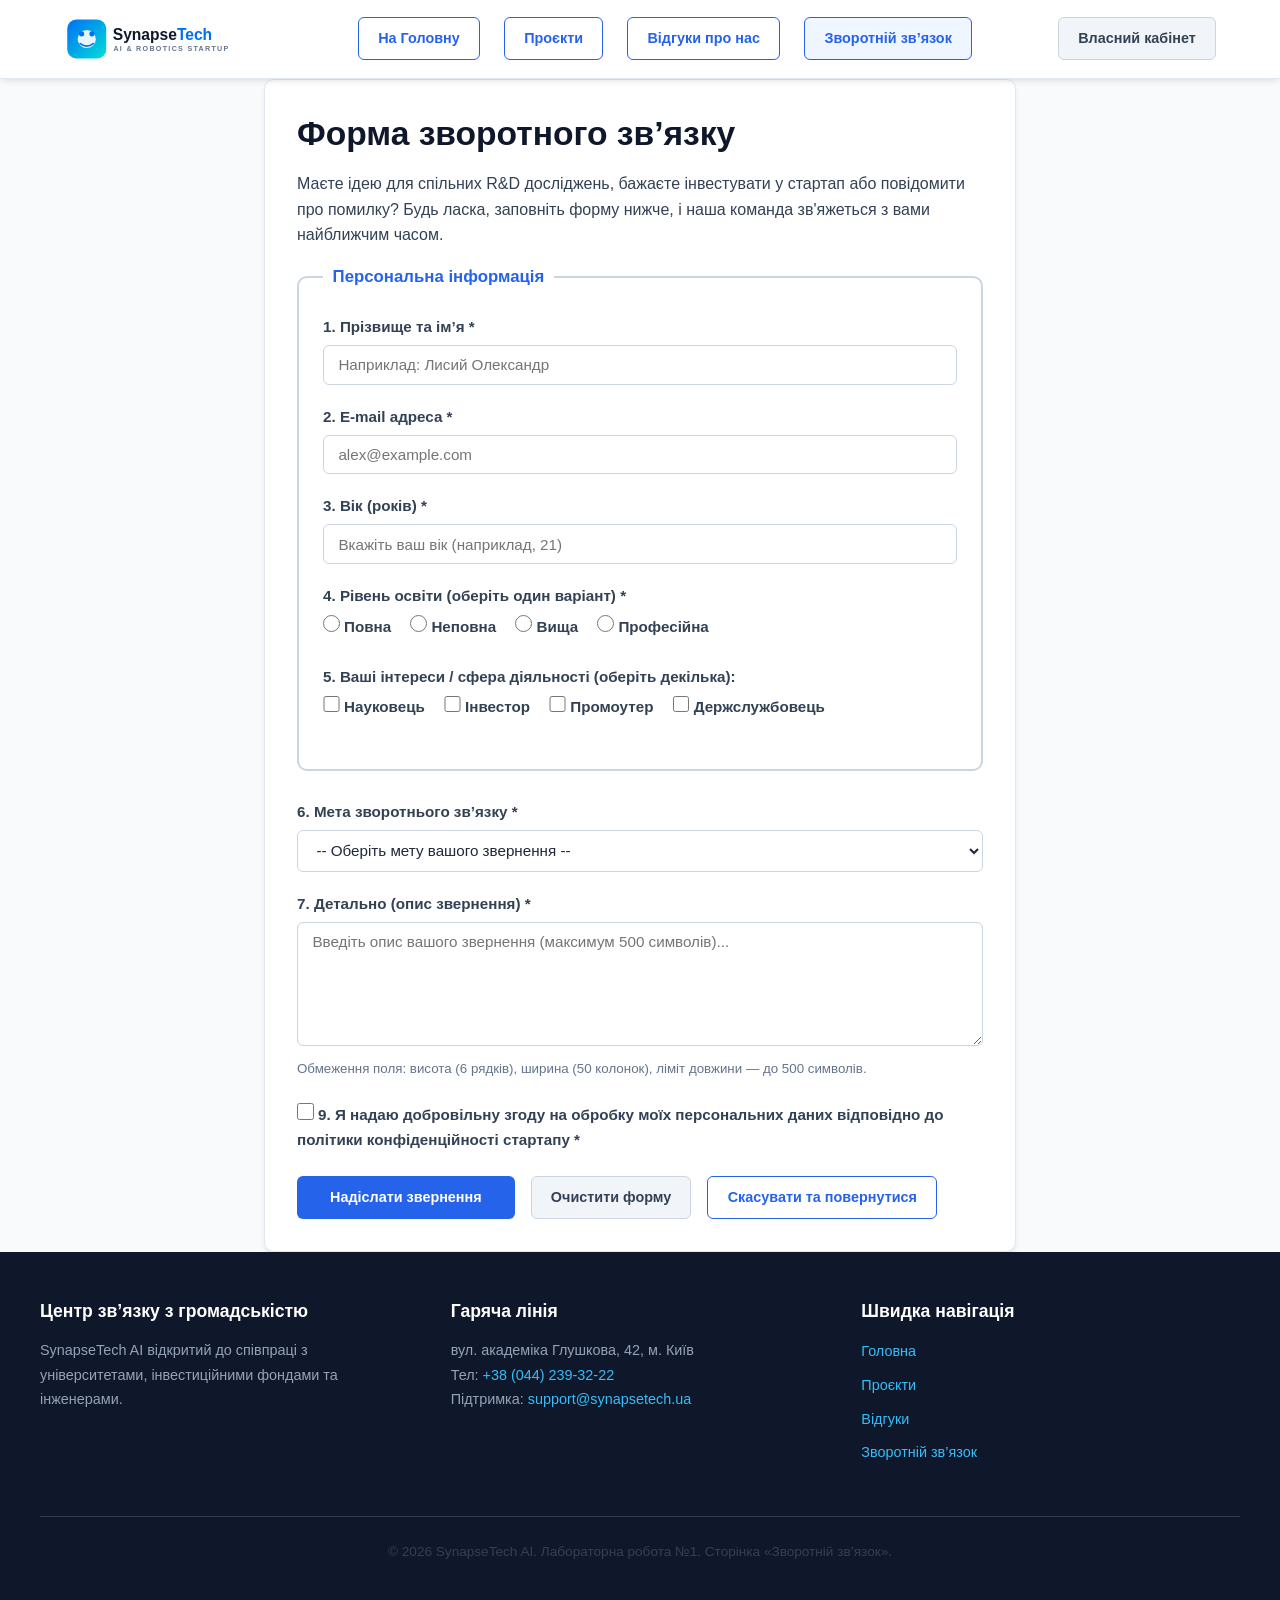
<file: feedback.html>
﻿<!DOCTYPE html>
<html lang="uk">
<head>
  <meta charset="UTF-8">
  <meta name="viewport" content="width=device-width, initial-scale=1.0">
  <meta name="description" content="Форма зворотного зв'язку стартапу SynapseTech AI">
  <title>Зворотній зв’язок — SynapseTech AI</title>
  <link rel="stylesheet" href="css/style.css">
</head>
<body>

  <!-- ХЕДЕР З НАЗВОЮ ТА ЛОГОТИПОМ -->
  <header>
    <div class="header-container">
      <a href="index.html" class="logo-link">
        <img src="img/logo.svg" alt="SynapseTech AI Логотип" class="logo-img">
      </a>
      <nav>
        <a href="index.html" class="btn btn-outline">На Головну</a>
        <a href="projects.html" class="btn btn-outline">Проєкти</a>
        <a href="reviews.html" class="btn btn-outline">Відгуки про нас</a>
        <a href="feedback.html" class="btn btn-outline active">Зворотній зв’язок</a>
      </nav>
      <div class="header-auth-buttons">
        <a href="index.html#cabinet-modal" class="btn btn-secondary">Власний кабінет</a>
      </div>
    </div>
  </header>

  <div class="container form-container">
    <main>
      <section>
        <h1>Форма зворотного зв’язку</h1>
        <p>
          Маєте ідею для спільних R&amp;D досліджень, бажаєте інвестувати у стартап або повідомити про помилку? 
          Будь ласка, заповніть форму нижче, і наша команда зв'яжеться з вами найближчим часом.
        </p>

        <!-- ФОРМА ЗВОРОТНОГО ЗВ'ЯЗКУ ЗГІДНО ВСІХ ВИМОГ ВАРІАНТУ 2 -->
        <form action="#" method="post" autocomplete="on">

          <!-- ВИМОГА 10: Поля 1, 2, 3, 4 та 5 згруповані, обведені рамкою з легендою «Персональна інформація» -->
          <fieldset>
            <legend>Персональна інформація</legend>

            <!-- 1. Прізвище та ім'я -->
            <div class="form-group">
              <label for="fullname">1. Прізвище та ім’я *</label>
              <input type="text" id="fullname" name="fullname" required placeholder="Наприклад: Лисий Олександр" autocomplete="name">
            </div>

            <!-- 2. E-mail -->
            <div class="form-group">
              <label for="user-email">2. E-mail адреса *</label>
              <input type="email" id="user-email" name="user_email" required placeholder="alex@example.com" autocomplete="email">
            </div>

            <!-- 3. Вік -->
            <div class="form-group">
              <label for="user-age">3. Вік (років) *</label>
              <input type="number" id="user-age" name="user_age" min="16" max="110" placeholder="Вкажіть ваш вік (наприклад, 21)" required>
            </div>

            <!-- 4. Освіта (вибрати одну з переліку: повна, неповна, вища, професійна) -->
            <div class="form-group">
              <label>4. Рівень освіти (оберіть один варіант) *</label>
              <div class="radio-group">
                <label class="radio-item">
                  <input type="radio" name="education" value="повна" required> Повна
                </label>
                <label class="radio-item">
                  <input type="radio" name="education" value="неповна"> Неповна
                </label>
                <label class="radio-item">
                  <input type="radio" name="education" value="вища"> Вища
                </label>
                <label class="radio-item">
                  <input type="radio" name="education" value="професійна"> Професійна
                </label>
              </div>
            </div>

            <!-- 5. Інтереси (вибрати декілька з переліку: науковець, інвестор, промоутер, держслужбовець) -->
            <div class="form-group">
              <label>5. Ваші інтереси / сфера діяльності (оберіть декілька):</label>
              <div class="checkbox-group">
                <label class="checkbox-item">
                  <input type="checkbox" name="interests[]" value="науковець"> Науковець
                </label>
                <label class="checkbox-item">
                  <input type="checkbox" name="interests[]" value="інвестор"> Інвестор
                </label>
                <label class="checkbox-item">
                  <input type="checkbox" name="interests[]" value="промоутер"> Промоутер
                </label>
                <label class="checkbox-item">
                  <input type="checkbox" name="interests[]" value="держслужбовець"> Держслужбовець
                </label>
              </div>
            </div>

          </fieldset>

          <!-- 6. Випадаючий список «Мета зворотнього зв’язку» -->
          <div class="form-group">
            <label for="feedback-purpose">6. Мета зворотнього зв’язку *</label>
            <select id="feedback-purpose" name="feedback_purpose" required>
              <option value="" disabled selected>-- Оберіть мету вашого звернення --</option>
              <option value="співпраця">Співпраця</option>
              <option value="скарга на порушення права власності">Скарга на порушення права власності</option>
              <option value="пропозиція">Пропозиція</option>
              <option value="наявність помилки">Наявність помилки</option>
            </select>
          </div>

          <!-- 7. Текст у поле «Детально» з обмеженням на висоту, ширину і кількість символів -->
          <div class="form-group">
            <label for="feedback-details">7. Детально (опис звернення) *</label>
            <textarea 
              id="feedback-details" 
              name="feedback_details" 
              rows="6" 
              cols="50" 
              maxlength="500" 
              required 
              placeholder="Введіть опис вашого звернення (максимум 500 символів)..."
            ></textarea>
            <small style="color:#64748b; display:block; margin-top:0.25rem;">
              Обмеження поля: висота (6 рядків), ширина (50 колонок), ліміт довжини — до 500 символів.
            </small>
          </div>

          <!-- 9. Поле зі згодою на обробку інформації -->
          <div class="form-group" style="margin-top:1.5rem;">
            <label class="checkbox-item">
              <input type="checkbox" id="user-consent" name="user_consent" required>
              <strong>9. Я надаю добровільну згоду на обробку моїх персональних даних відповідно до політики конфіденційності стартапу *</strong>
            </label>
          </div>

          <!-- 8. Кнопки з відправленням користувачем наданої у п.1-7 інформації -->
          <div class="form-actions">
            <button type="submit" class="btn btn-primary" style="padding: 0.75rem 2rem;">Надіслати звернення</button>
            <button type="reset" class="btn btn-secondary">Очистити форму</button>
            <a href="index.html" class="btn btn-outline">Скасувати та повернутися</a>
          </div>

        </form>
      </section>
    </main>
  </div>

  <!-- ФУТЕР З АДРЕСОЮ ТА КОНТАКТАМИ -->
  <footer>
    <div class="footer-container">
      <div class="footer-col">
        <h4>Центр зв’язку з громадськістю</h4>
        <p>SynapseTech AI відкритий до співпраці з університетами, інвестиційними фондами та інженерами.</p>
      </div>
      <div class="footer-col">
        <h4>Гаряча лінія</h4>
        <address>
          вул. академіка Глушкова, 42, м. Київ<br>
          Тел: <a href="tel:+380442393222">+38 (044) 239-32-22</a><br>
          Підтримка: <a href="mailto:support@synapsetech.ua">support@synapsetech.ua</a>
        </address>
      </div>
      <div class="footer-col">
        <h4>Швидка навігація</h4>
        <ul>
          <li><a href="index.html">Головна</a></li>
          <li><a href="projects.html">Проєкти</a></li>
          <li><a href="reviews.html">Відгуки</a></li>
          <li><a href="feedback.html">Зворотній зв’язок</a></li>
        </ul>
      </div>
    </div>
    <div class="footer-bottom">
      <p>&copy; 2026 SynapseTech AI. Лабораторна робота №1. Сторінка «Зворотній зв’язок».</p>
    </div>
  </footer>

</body>
</html>
</file>
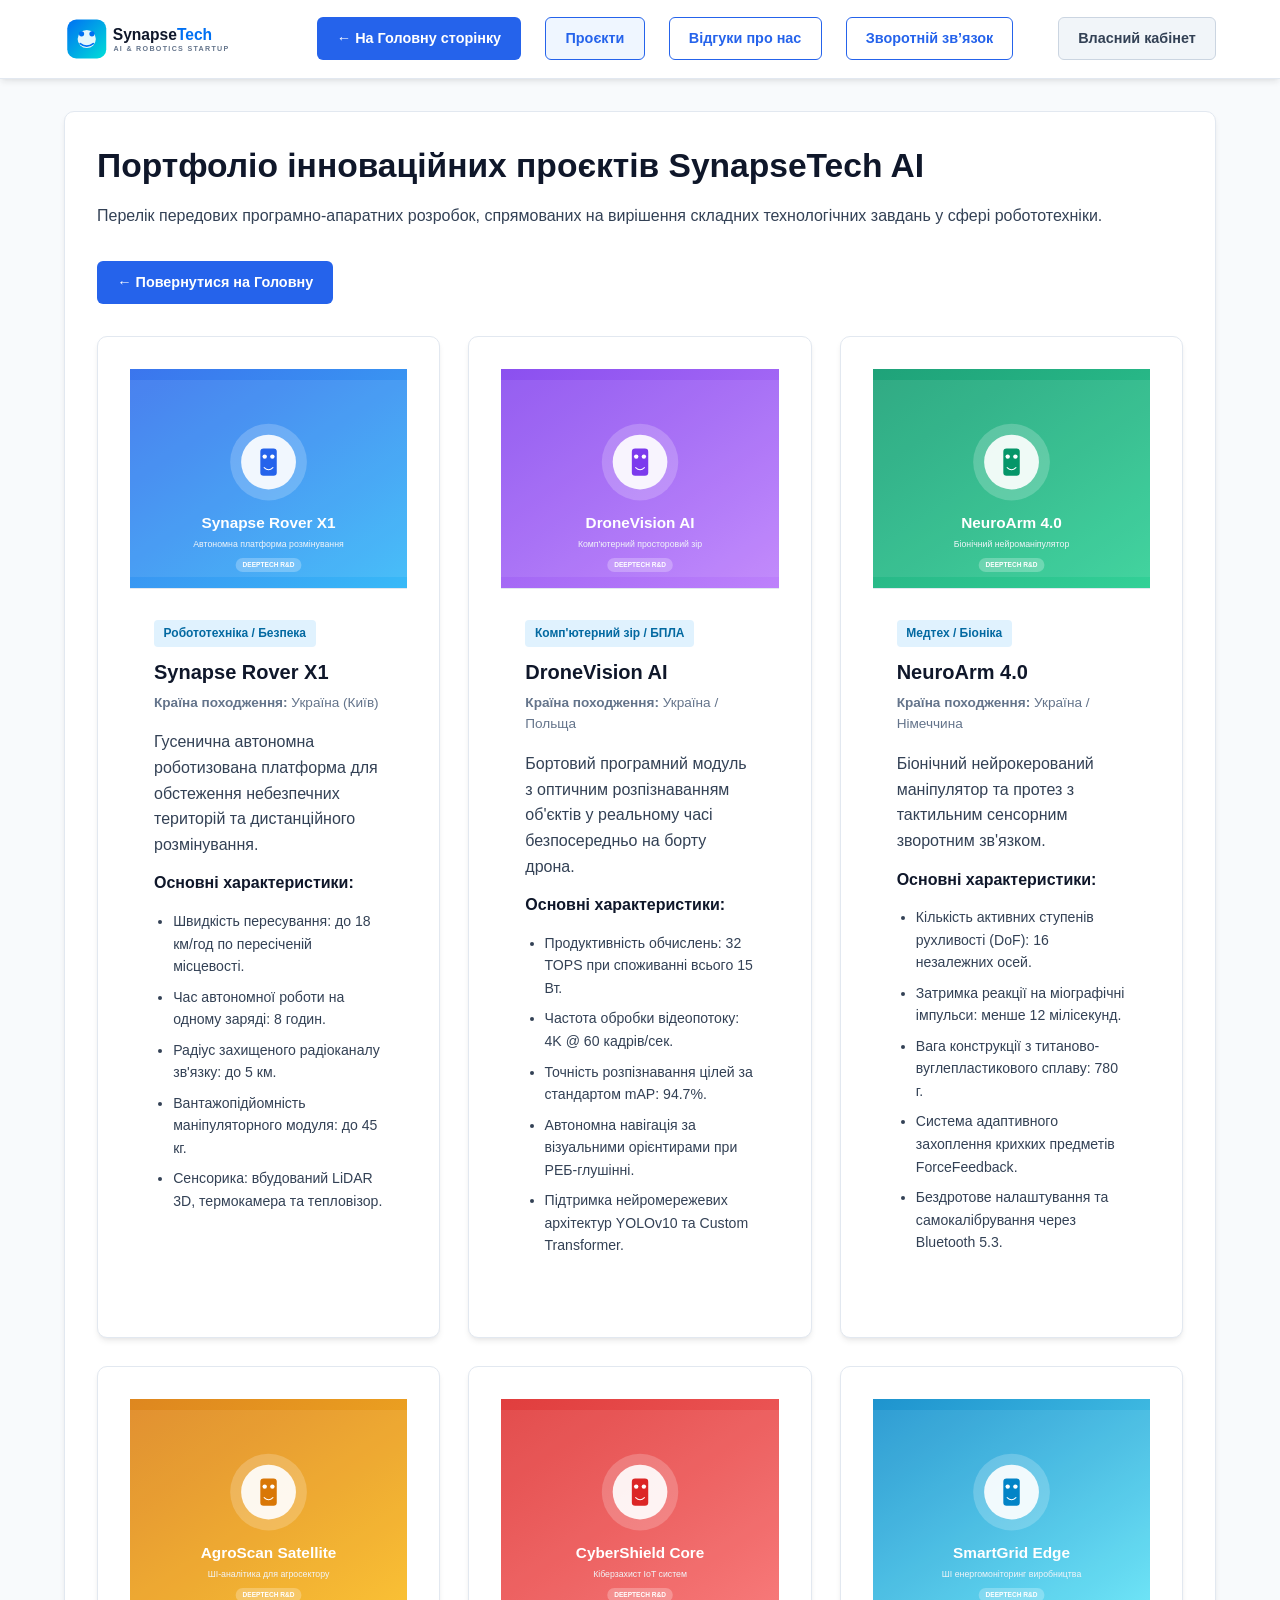
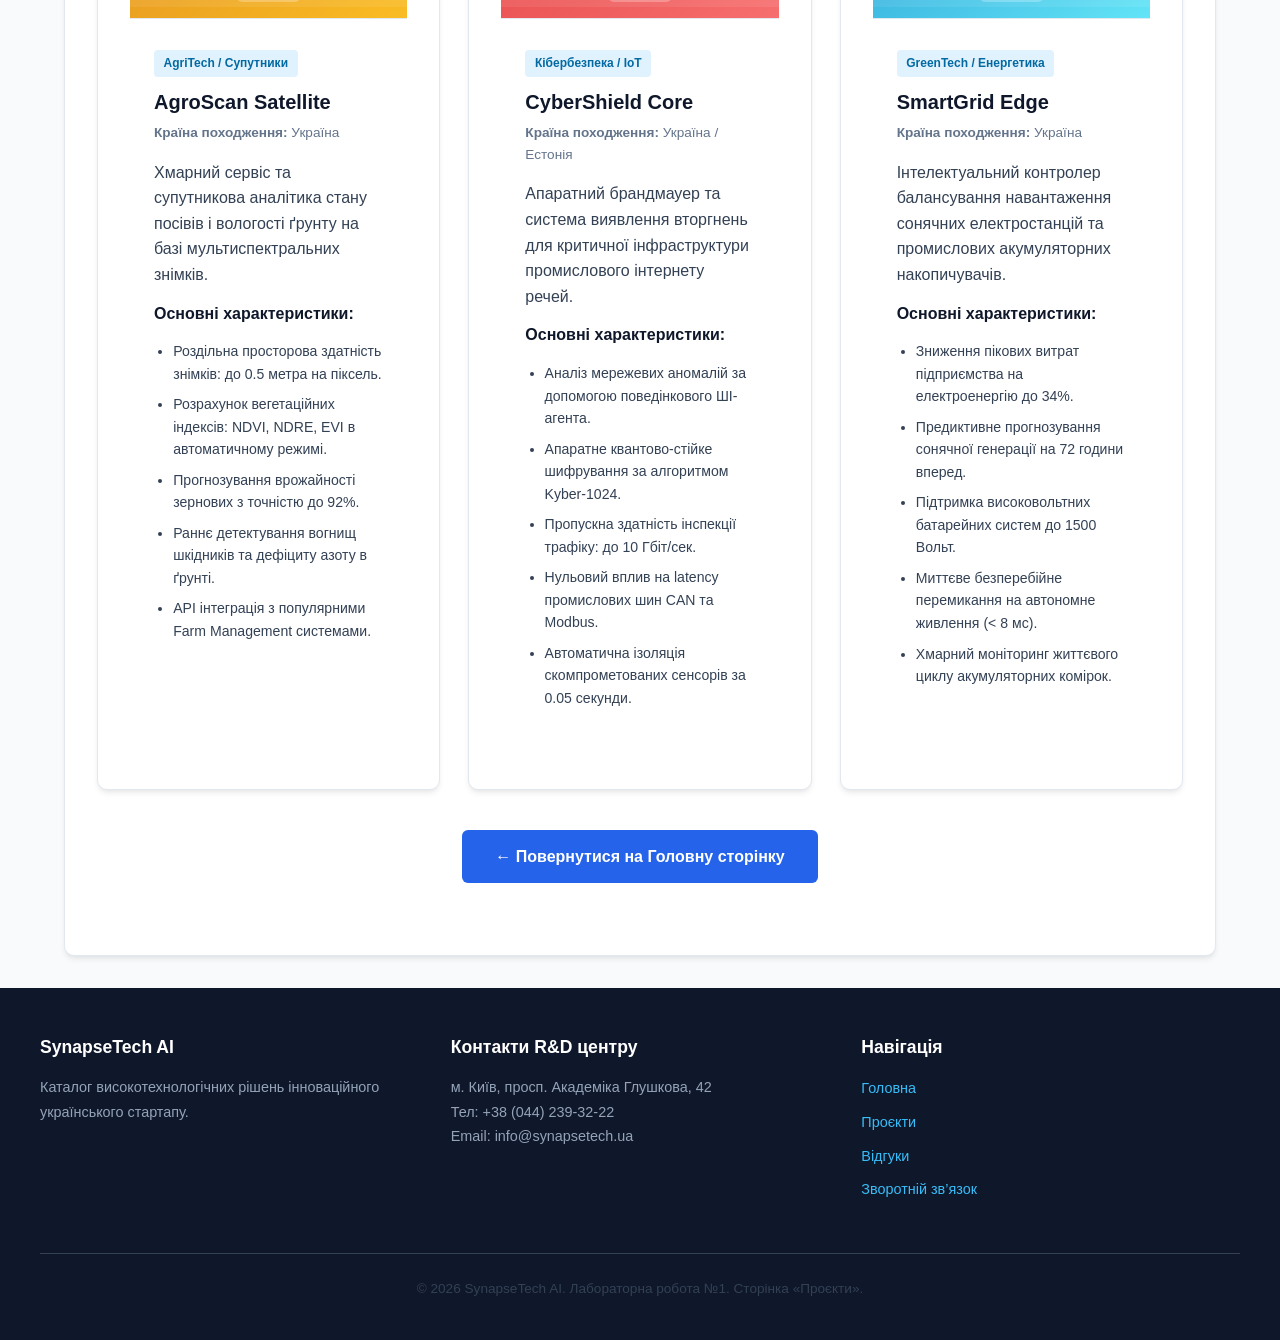
<file: projects.html>
﻿<!DOCTYPE html>
<html lang="uk">
<head>
  <meta charset="UTF-8">
  <meta name="viewport" content="width=device-width, initial-scale=1.0">
  <meta name="description" content="Каталог інноваційних R&D проєктів DeepTech стартапу SynapseTech AI">
  <title>Проєкти — SynapseTech AI</title>
  <link rel="stylesheet" href="css/style.css">
</head>
<body>

  <!-- ХЕДЕР З НАЗВОЮ ТА ЛОГОТИПОМ СТАРТАПУ -->
  <header>
    <div class="header-container">
      <a href="index.html" class="logo-link">
        <img src="img/logo.svg" alt="SynapseTech AI Логотип" class="logo-img">
      </a>
      <nav>
        <a href="index.html" class="btn btn-primary">&larr; На Головну сторінку</a>
        <a href="projects.html" class="btn btn-outline active">Проєкти</a>
        <a href="reviews.html" class="btn btn-outline">Відгуки про нас</a>
        <a href="feedback.html" class="btn btn-outline">Зворотній зв’язок</a>
      </nav>
      <div class="header-auth-buttons">
        <a href="index.html#cabinet-modal" class="btn btn-secondary">Власний кабінет</a>
      </div>
    </div>
  </header>

  <div class="container">
    <main>
      <section>
        <div style="display:flex; justify-content:space-between; align-items:center; flex-wrap:wrap; gap:1rem;">
          <div>
            <h1>Портфоліо інноваційних проєктів SynapseTech AI</h1>
            <p>
              Перелік передових програмно-апаратних розробок, спрямованих на вирішення складних технологічних завдань у сфері робототехніки.
            </p>
          </div>
          <!-- Кнопка для повернення на головну згідно вимоги -->
          <a href="index.html" class="btn btn-primary" style="align-self:flex-start;">&larr; Повернутися на Головну</a>
        </div>

        <!-- СПИСОК ПРОЄКТІВ (ДО 10 ШТУК З УСІМА ВИМОГАМИ) -->
        <div class="projects-grid">

          <!-- Проєкт 1 -->
          <article class="project-card">
            <figure>
              <img src="img/project1.svg" alt="Synapse Rover X1 - платформа розмінування">
            </figure>
            <div class="project-body">
              <span class="project-badge">Робототехніка / Безпека</span>
              <h3>Synapse Rover X1</h3>
              <p class="project-country"><strong>Країна походження:</strong> Україна (Київ)</p>
              <p>Гусенична автономна роботизована платформа для обстеження небезпечних територій та дистанційного розмінування.</p>
              <h4>Основні характеристики:</h4>
              <ul class="project-features">
                <li>Швидкість пересування: до 18 км/год по пересіченій місцевості.</li>
                <li>Час автономної роботи на одному заряді: 8 годин.</li>
                <li>Радіус захищеного радіоканалу зв'язку: до 5 км.</li>
                <li>Вантажопідйомність маніпуляторного модуля: до 45 кг.</li>
                <li>Сенсорика: вбудований LiDAR 3D, термокамера та тепловізор.</li>
              </ul>
            </div>
          </article>

          <!-- Проєкт 2 -->
          <article class="project-card">
            <figure>
              <img src="img/project2.svg" alt="DroneVision AI комп'ютерний зір">
            </figure>
            <div class="project-body">
              <span class="project-badge">Комп'ютерний зір / БПЛА</span>
              <h3>DroneVision AI</h3>
              <p class="project-country"><strong>Країна походження:</strong> Україна / Польща</p>
              <p>Бортовий програмний модуль з оптичним розпізнаванням об'єктів у реальному часі безпосередньо на борту дрона.</p>
              <h4>Основні характеристики:</h4>
              <ul class="project-features">
                <li>Продуктивність обчислень: 32 TOPS при споживанні всього 15 Вт.</li>
                <li>Частота обробки відеопотоку: 4K @ 60 кадрів/сек.</li>
                <li>Точність розпізнавання цілей за стандартом mAP: 94.7%.</li>
                <li>Автономна навігація за візуальними орієнтирами при РЕБ-глушінні.</li>
                <li>Підтримка нейромережевих архітектур YOLOv10 та Custom Transformer.</li>
              </ul>
            </div>
          </article>

          <!-- Проєкт 3 -->
          <article class="project-card">
            <figure>
              <img src="img/project3.svg" alt="NeuroArm 4.0 маніпулятор">
            </figure>
            <div class="project-body">
              <span class="project-badge">Медтех / Біоніка</span>
              <h3>NeuroArm 4.0</h3>
              <p class="project-country"><strong>Країна походження:</strong> Україна / Німеччина</p>
              <p>Біонічний нейрокерований маніпулятор та протез з тактильним сенсорним зворотним зв'язком.</p>
              <h4>Основні характеристики:</h4>
              <ul class="project-features">
                <li>Кількість активних ступенів рухливості (DoF): 16 незалежних осей.</li>
                <li>Затримка реакції на міографічні імпульси: менше 12 мілісекунд.</li>
                <li>Вага конструкції з титаново-вуглепластикового сплаву: 780 г.</li>
                <li>Система адаптивного захоплення крихких предметів ForceFeedback.</li>
                <li>Бездротове налаштування та самокалібрування через Bluetooth 5.3.</li>
              </ul>
            </div>
          </article>

          <!-- Проєкт 4 -->
          <article class="project-card">
            <figure>
              <img src="img/project4.svg" alt="AgroScan Satellite аналітика">
            </figure>
            <div class="project-body">
              <span class="project-badge">AgriTech / Супутники</span>
              <h3>AgroScan Satellite</h3>
              <p class="project-country"><strong>Країна походження:</strong> Україна</p>
              <p>Хмарний сервіс та супутникова аналітика стану посівів і вологості ґрунту на базі мультиспектральних знімків.</p>
              <h4>Основні характеристики:</h4>
              <ul class="project-features">
                <li>Роздільна просторова здатність знімків: до 0.5 метра на піксель.</li>
                <li>Розрахунок вегетаційних індексів: NDVI, NDRE, EVI в автоматичному режимі.</li>
                <li>Прогнозування врожайності зернових з точністю до 92%.</li>
                <li>Раннє детектування вогнищ шкідників та дефіциту азоту в ґрунті.</li>
                <li>API інтеграція з популярними Farm Management системами.</li>
              </ul>
            </div>
          </article>

          <!-- Проєкт 5 -->
          <article class="project-card">
            <figure>
              <img src="img/project5.svg" alt="CyberShield Core кібербезпека">
            </figure>
            <div class="project-body">
              <span class="project-badge">Кібербезпека / IoT</span>
              <h3>CyberShield Core</h3>
              <p class="project-country"><strong>Країна походження:</strong> Україна / Естонія</p>
              <p>Апаратний брандмауер та система виявлення вторгнень для критичної інфраструктури промислового інтернету речей.</p>
              <h4>Основні характеристики:</h4>
              <ul class="project-features">
                <li>Аналіз мережевих аномалій за допомогою поведінкового ШІ-агента.</li>
                <li>Апаратне квантово-стійке шифрування за алгоритмом Kyber-1024.</li>
                <li>Пропускна здатність інспекції трафіку: до 10 Гбіт/сек.</li>
                <li>Нульовий вплив на latency промислових шин CAN та Modbus.</li>
                <li>Автоматична ізоляція скомпрометованих сенсорів за 0.05 секунди.</li>
              </ul>
            </div>
          </article>

          <!-- Проєкт 6 -->
          <article class="project-card">
            <figure>
              <img src="img/project6.svg" alt="SmartGrid Edge оптимізація енергії">
            </figure>
            <div class="project-body">
              <span class="project-badge">GreenTech / Енергетика</span>
              <h3>SmartGrid Edge</h3>
              <p class="project-country"><strong>Країна походження:</strong> Україна</p>
              <p>Інтелектуальний контролер балансування навантаження сонячних електростанцій та промислових акумуляторних накопичувачів.</p>
              <h4>Основні характеристики:</h4>
              <ul class="project-features">
                <li>Зниження пікових витрат підприємства на електроенергію до 34%.</li>
                <li>Предиктивне прогнозування сонячної генерації на 72 години вперед.</li>
                <li>Підтримка високовольтних батарейних систем до 1500 Вольт.</li>
                <li>Миттєве безперебійне перемикання на автономне живлення (< 8 мс).</li>
                <li>Хмарний моніторинг життєвого циклу акумуляторних комірок.</li>
              </ul>
            </div>
          </article>

        </div>

        <div style="text-align:center; margin: 2.5rem 0;">
          <a href="index.html" class="btn btn-primary" style="padding: 0.8rem 2rem; font-size: 1rem;">&larr; Повернутися на Головну сторінку</a>
        </div>
      </section>
    </main>
  </div>

  <!-- ФУТЕР -->
  <footer>
    <div class="footer-container">
      <div class="footer-col">
        <h4>SynapseTech AI</h4>
        <p>Каталог високотехнологічних рішень інноваційного українського стартапу.</p>
      </div>
      <div class="footer-col">
        <h4>Контакти R&amp;D центру</h4>
        <address>
          м. Київ, просп. Академіка Глушкова, 42<br>
          Тел: +38 (044) 239-32-22<br>
          Email: info@synapsetech.ua
        </address>
      </div>
      <div class="footer-col">
        <h4>Навігація</h4>
        <ul>
          <li><a href="index.html">Головна</a></li>
          <li><a href="projects.html">Проєкти</a></li>
          <li><a href="reviews.html">Відгуки</a></li>
          <li><a href="feedback.html">Зворотній зв’язок</a></li>
        </ul>
      </div>
    </div>
    <div class="footer-bottom">
      <p>&copy; 2026 SynapseTech AI. Лабораторна робота №1. Сторінка «Проєкти».</p>
    </div>
  </footer>

</body>
</html>
</file>
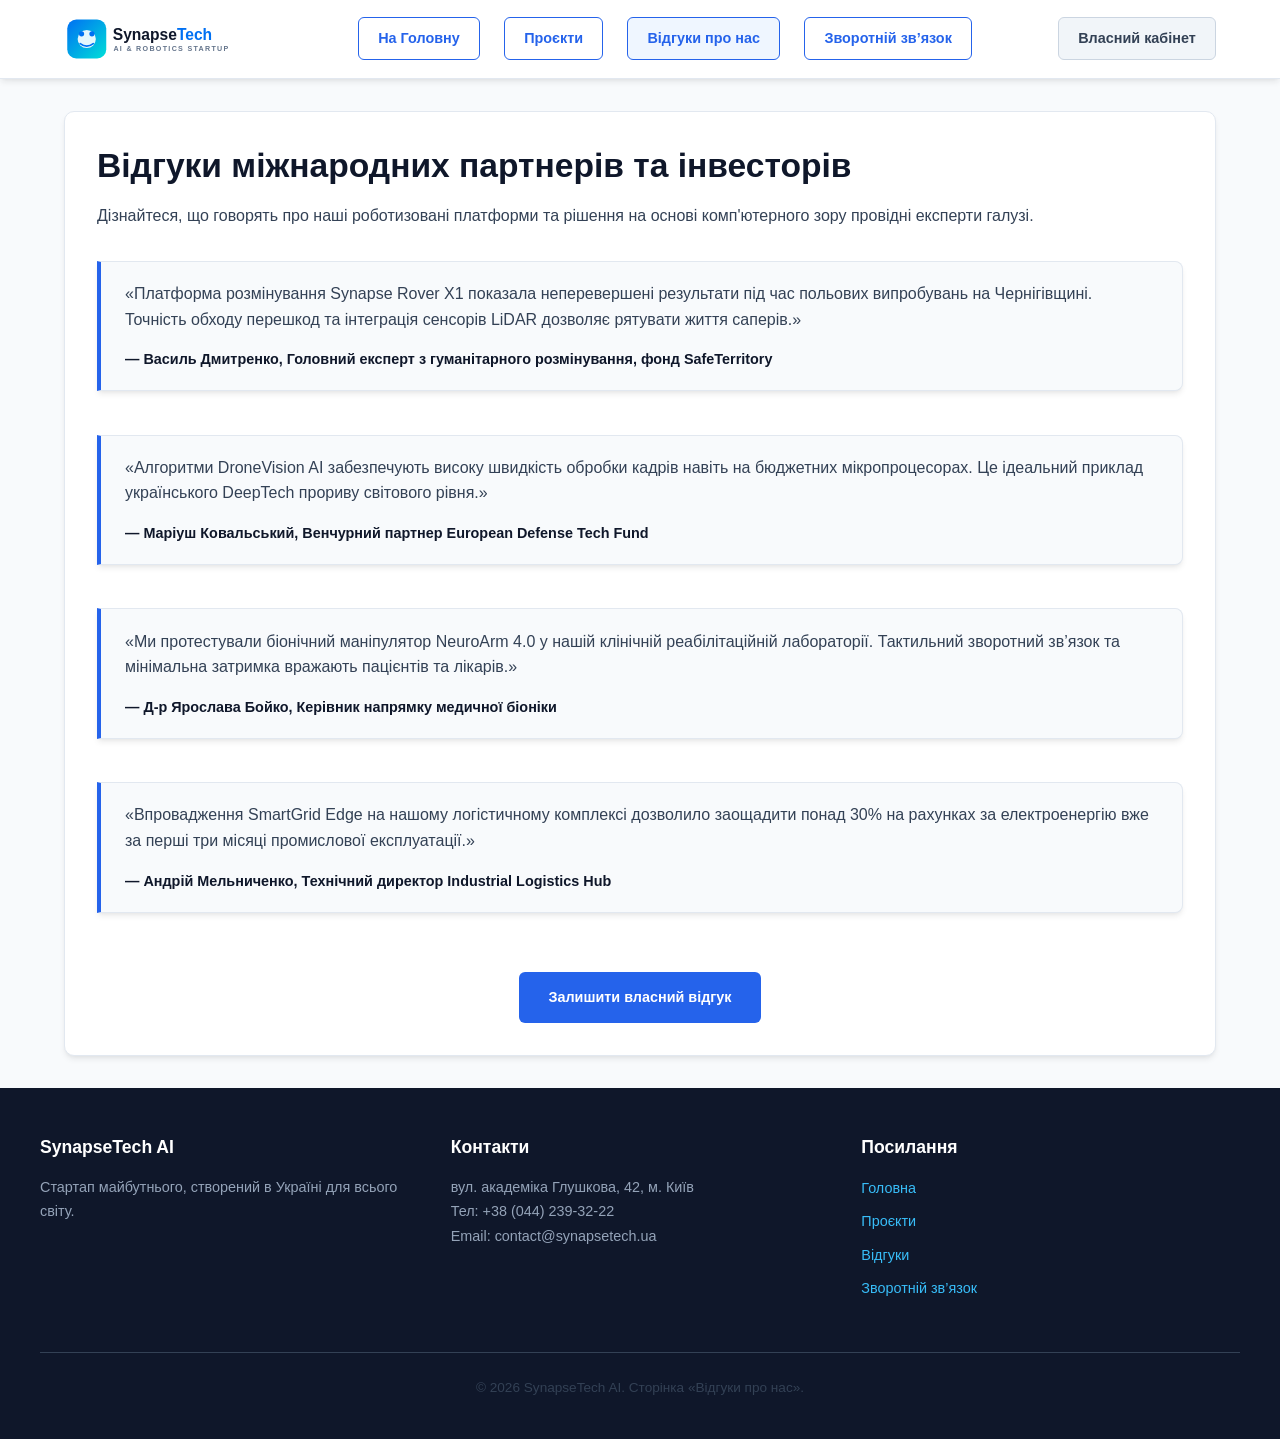
<file: reviews.html>
﻿<!DOCTYPE html>
<html lang="uk">
<head>
  <meta charset="UTF-8">
  <meta name="viewport" content="width=device-width, initial-scale=1.0">
  <meta name="description" content="Відгуки партнерів та інвесторів про діяльність DeepTech стартапу SynapseTech AI">
  <title>Відгуки про нас — SynapseTech AI</title>
  <link rel="stylesheet" href="css/style.css">
</head>
<body>

  <header>
    <div class="header-container">
      <a href="index.html" class="logo-link">
        <img src="img/logo.svg" alt="SynapseTech AI Логотип" class="logo-img">
      </a>
      <nav>
        <a href="index.html" class="btn btn-outline">На Головну</a>
        <a href="projects.html" class="btn btn-outline">Проєкти</a>
        <a href="reviews.html" class="btn btn-outline active">Відгуки про нас</a>
        <a href="feedback.html" class="btn btn-outline">Зворотній зв’язок</a>
      </nav>
      <div class="header-auth-buttons">
        <a href="index.html#cabinet-modal" class="btn btn-secondary">Власний кабінет</a>
      </div>
    </div>
  </header>

  <div class="container">
    <main>
      <section>
        <h1>Відгуки міжнародних партнерів та інвесторів</h1>
        <p>
          Дізнайтеся, що говорять про наші роботизовані платформи та рішення на основі комп'ютерного зору провідні експерти галузі.
        </p>

        <div style="display:flex; flex-direction:column; gap:1.5rem; margin-top:2rem;">

          <article class="review-card">
            <p>
              «Платформа розмінування Synapse Rover X1 показала неперевершені результати під час польових випробувань на Чернігівщині. 
              Точність обходу перешкод та інтеграція сенсорів LiDAR дозволяє рятувати життя саперів.»
            </p>
            <div class="review-author">
              &mdash; Василь Дмитренко, Головний експерт з гуманітарного розмінування, фонд SafeTerritory
            </div>
          </article>

          <article class="review-card">
            <p>
              «Алгоритми DroneVision AI забезпечують високу швидкість обробки кадрів навіть на бюджетних мікропроцесорах. 
              Це ідеальний приклад українського DeepTech прориву світового рівня.»
            </p>
            <div class="review-author">
              &mdash; Маріуш Ковальський, Венчурний партнер European Defense Tech Fund
            </div>
          </article>

          <article class="review-card">
            <p>
              «Ми протестували біонічний маніпулятор NeuroArm 4.0 у нашій клінічній реабілітаційній лабораторії. 
              Тактильний зворотний зв’язок та мінімальна затримка вражають пацієнтів та лікарів.»
            </p>
            <div class="review-author">
              &mdash; Д-р Ярослава Бойко, Керівник напрямку медичної біоніки
            </div>
          </article>

          <article class="review-card">
            <p>
              «Впровадження SmartGrid Edge на нашому логістичному комплексі дозволило заощадити понад 30% на рахунках за електроенергію 
              вже за перші три місяці промислової експлуатації.»
            </p>
            <div class="review-author">
              &mdash; Андрій Мельниченко, Технічний директор Industrial Logistics Hub
            </div>
          </article>

        </div>

        <div style="text-align:center; margin-top:2.5rem;">
          <a href="feedback.html" class="btn btn-primary" style="padding: 0.8rem 1.8rem;">Залишити власний відгук</a>
        </div>
      </section>
    </main>
  </div>

  <footer>
    <div class="footer-container">
      <div class="footer-col">
        <h4>SynapseTech AI</h4>
        <p>Стартап майбутнього, створений в Україні для всього світу.</p>
      </div>
      <div class="footer-col">
        <h4>Контакти</h4>
        <address>
          вул. академіка Глушкова, 42, м. Київ<br>
          Тел: +38 (044) 239-32-22<br>
          Email: contact@synapsetech.ua
        </address>
      </div>
      <div class="footer-col">
        <h4>Посилання</h4>
        <ul>
          <li><a href="index.html">Головна</a></li>
          <li><a href="projects.html">Проєкти</a></li>
          <li><a href="reviews.html">Відгуки</a></li>
          <li><a href="feedback.html">Зворотній зв’язок</a></li>
        </ul>
      </div>
    </div>
    <div class="footer-bottom">
      <p>&copy; 2026 SynapseTech AI. Сторінка «Відгуки про нас».</p>
    </div>
  </footer>

</body>
</html>
</file>
<file: css/style.css>
﻿/* Base Styles & Typography */
:root {
  --primary: #2563eb;
  --primary-hover: #1d4ed8;
  --secondary: #0f172a;
  --accent: #06b6d4;
  --bg-light: #f8fafc;
  --card-bg: #ffffff;
  --text-main: #1e293b;
  --text-muted: #64748b;
  --border-color: #e2e8f0;
  --radius: 10px;
  --shadow: 0 4px 6px -1px rgba(0, 0, 0, 0.08), 0 2px 4px -2px rgba(0, 0, 0, 0.05);
}

* {
  box-sizing: border-box;
  margin: 0;
  padding: 0;
}

body {
  font-family: 'Segoe UI', -apple-system, BlinkMacSystemFont, Roboto, sans-serif;
  line-height: 1.6;
  color: var(--text-main);
  background-color: var(--bg-light);
  min-height: 100vh;
  display: flex;
  flex-direction: column;
}

/* Header & Navigation */
header {
  background: #ffffff;
  border-bottom: 1px solid var(--border-color);
  box-shadow: var(--shadow);
  position: sticky;
  top: 0;
  z-index: 100;
}

.header-container {
  max-width: 1200px;
  margin: 0 auto;
  padding: 0.8rem 1.5rem;
  display: flex;
  align-items: center;
  justify-content: space-between;
  flex-wrap: wrap;
  gap: 1rem;
}

.logo-link {
  display: flex;
  align-items: center;
  text-decoration: none;
}

.logo-img {
  height: 52px;
  width: auto;
}

nav {
  display: flex;
  align-items: center;
  gap: 1.5rem;
}

nav a {
  text-decoration: none;
  color: var(--text-main);
  font-weight: 600;
  font-size: 0.95rem;
  transition: color 0.2s ease;
  padding: 0.4rem 0.6rem;
  border-radius: 6px;
}

nav a:hover, nav a.active {
  color: var(--primary);
  background: #eff6ff;
}

.header-auth-buttons {
  display: flex;
  align-items: center;
  gap: 0.75rem;
}

.btn {
  display: inline-block;
  padding: 0.55rem 1.2rem;
  font-size: 0.9rem;
  font-weight: 600;
  border-radius: 6px;
  text-decoration: none;
  cursor: pointer;
  border: 1px solid transparent;
  transition: all 0.2s ease;
  text-align: center;
}

.btn-primary {
  background-color: var(--primary);
  color: #ffffff;
}

.btn-primary:hover {
  background-color: var(--primary-hover);
}

.btn-outline {
  border-color: var(--primary);
  color: var(--primary);
  background: transparent;
}

.btn-outline:hover {
  background: #eff6ff;
}

.btn-secondary {
  background: #f1f5f9;
  color: #334155;
  border-color: #cbd5e1;
}

.btn-secondary:hover {
  background: #e2e8f0;
}

/* Layout Container */
.container {
  max-width: 1200px;
  margin: 2rem auto;
  padding: 0 1.5rem;
  flex: 1;
}

.main-layout {
  display: grid;
  grid-template-columns: 2.5fr 1fr;
  gap: 2rem;
}

@media (max-width: 900px) {
  .main-layout {
    grid-template-columns: 1fr;
  }
}

/* Main Content & Articles */
main {
  display: flex;
  flex-direction: column;
  gap: 2rem;
}

article, section {
  background: var(--card-bg);
  padding: 2rem;
  border-radius: var(--radius);
  border: 1px solid var(--border-color);
  box-shadow: var(--shadow);
}

h1, h2, h3, h4 {
  color: var(--secondary);
  margin-bottom: 1rem;
  line-height: 1.3;
}

h1 { font-size: 2.1rem; }
h2 { font-size: 1.6rem; border-bottom: 2px solid #eff6ff; padding-bottom: 0.5rem; }
h3 { font-size: 1.25rem; }

p {
  margin-bottom: 1rem;
  color: #334155;
}

/* Lists */
ul, ol {
  margin-left: 1.5rem;
  margin-bottom: 1.2rem;
  color: #334155;
}

li {
  margin-bottom: 0.5rem;
}

/* Sidebar (Aside) */
aside {
  display: flex;
  flex-direction: column;
  gap: 1.5rem;
}

.aside-card {
  background: var(--card-bg);
  padding: 1.5rem;
  border-radius: var(--radius);
  border: 1px solid var(--border-color);
  box-shadow: var(--shadow);
}

.aside-card h3 {
  font-size: 1.15rem;
  color: var(--secondary);
  margin-bottom: 0.8rem;
  border-bottom: 1px solid var(--border-color);
  padding-bottom: 0.4rem;
}

.quick-links {
  list-style: none;
  margin-left: 0;
}

.quick-links li {
  margin-bottom: 0.6rem;
}

.quick-links a {
  color: var(--primary);
  text-decoration: none;
  display: inline-flex;
  align-items: center;
  gap: 0.4rem;
  transition: transform 0.15s ease;
}

.quick-links a:hover {
  text-decoration: underline;
  transform: translateX(4px);
}

/* Table Requirements (min 6 rows, 5 cols, captions, thead, tbody, tfoot, row/colspan) */
.table-wrapper {
  overflow-x: auto;
  margin: 1.5rem 0;
}

table {
  width: 100%;
  border-collapse: collapse;
  font-size: 0.92rem;
  background: #ffffff;
}

caption {
  font-weight: 700;
  font-size: 1.1rem;
  padding: 0.8rem;
  text-align: left;
  color: var(--secondary);
  caption-side: top;
}

th, td {
  border: 1px solid #cbd5e1;
  padding: 0.75rem 1rem;
  text-align: left;
}

thead th {
  background-color: #f1f5f9;
  color: #0f172a;
  font-weight: 700;
}

tbody tr:nth-child(even) {
  background-color: #f8fafc;
}

tbody tr:hover {
  background-color: #eff6ff;
}

tfoot {
  background-color: #f8fafc;
  font-weight: 700;
}

tfoot td, tfoot th {
  border-top: 2px solid #94a3b8;
  color: #0f172a;
}

/* Projects Grid on projects.html */
.projects-grid {
  display: grid;
  grid-template-columns: repeat(auto-fit, minmax(320px, 1fr));
  gap: 1.75rem;
  margin: 2rem 0;
}

.project-card {
  background: var(--card-bg);
  border: 1px solid var(--border-color);
  border-radius: var(--radius);
  overflow: hidden;
  box-shadow: var(--shadow);
  display: flex;
  flex-direction: column;
}

.project-card img {
  width: 100%;
  height: 220px;
  object-fit: cover;
  border-bottom: 1px solid var(--border-color);
}

.project-body {
  padding: 1.5rem;
  flex: 1;
  display: flex;
  flex-direction: column;
}

.project-badge {
  display: inline-block;
  background-color: #e0f2fe;
  color: #0369a1;
  padding: 0.25rem 0.6rem;
  font-size: 0.75rem;
  font-weight: 700;
  border-radius: 4px;
  margin-bottom: 0.75rem;
  align-self: flex-start;
}

.project-body h3 {
  margin-bottom: 0.4rem;
}

.project-country {
  font-size: 0.85rem;
  color: var(--text-muted);
  margin-bottom: 1rem;
}

.project-features {
  margin-left: 1.2rem;
  margin-bottom: 1rem;
  font-size: 0.88rem;
}

/* Form Styles for feedback.html */
.form-container {
  max-width: 800px;
  margin: 0 auto;
}

fieldset {
  border: 2px solid #cbd5e1;
  border-radius: var(--radius);
  padding: 1.5rem;
  margin-bottom: 1.8rem;
  background: #ffffff;
}

legend {
  font-weight: 700;
  color: var(--primary);
  padding: 0 0.6rem;
  font-size: 1.05rem;
}

.form-group {
  margin-bottom: 1.25rem;
}

.form-group label {
  display: block;
  font-weight: 600;
  margin-bottom: 0.35rem;
  color: #334155;
  font-size: 0.95rem;
}

.form-group input[type="text"],
.form-group input[type="email"],
.form-group input[type="number"],
.form-group select,
.form-group textarea {
  width: 100%;
  padding: 0.65rem 0.9rem;
  border: 1px solid #cbd5e1;
  border-radius: 6px;
  font-family: inherit;
  font-size: 0.95rem;
  color: var(--text-main);
  background-color: #fff;
  transition: border-color 0.2s, box-shadow 0.2s;
}

.form-group input:focus,
.form-group select:focus,
.form-group textarea:focus {
  outline: none;
  border-color: var(--primary);
  box-shadow: 0 0 0 3px rgba(37, 99, 235, 0.15);
}

.radio-group, .checkbox-group {
  display: flex;
  flex-wrap: wrap;
  gap: 1.2rem;
  margin-top: 0.4rem;
}

.radio-item, .checkbox-item {
  display: inline-flex;
  align-items: center;
  gap: 0.45rem;
  cursor: pointer;
  font-size: 0.92rem;
  color: #334155;
}

.radio-item input, .checkbox-item input {
  accent-color: var(--primary);
  width: 1.05rem;
  height: 1.05rem;
  cursor: pointer;
}

.form-actions {
  display: flex;
  gap: 1rem;
  margin-top: 1.5rem;
}

/* Media Players (Audio, Video) */
.media-box {
  margin: 1.5rem 0;
  padding: 1.2rem;
  background: #f8fafc;
  border-radius: var(--radius);
  border: 1px solid var(--border-color);
}

.media-box video {
  width: 100%;
  max-height: 400px;
  border-radius: 8px;
  background: #000;
}

.media-box audio {
  width: 100%;
  margin-top: 0.5rem;
}

/* Styled sentence with span, i, b, em, u */
.styled-sentence-box {
  background: #f0fdf4;
  border-left: 4px solid #16a34a;
  padding: 1rem 1.2rem;
  margin: 1.5rem 0;
  border-radius: 0 var(--radius) var(--radius) 0;
  font-size: 1.02rem;
}

/* Footer */
footer {
  background-color: var(--secondary);
  color: #cbd5e1;
  padding: 3rem 1.5rem 1.5rem;
  margin-top: auto;
}

.footer-container {
  max-width: 1200px;
  margin: 0 auto;
  display: grid;
  grid-template-columns: repeat(auto-fit, minmax(240px, 1fr));
  gap: 2rem;
  margin-bottom: 2rem;
}

.footer-col h4 {
  color: #ffffff;
  margin-bottom: 1rem;
  font-size: 1.1rem;
}

.footer-col p, .footer-col address {
  font-style: normal;
  font-size: 0.9rem;
  color: #94a3b8;
  line-height: 1.7;
}

.footer-col ul {
  list-style: none;
  margin-left: 0;
}

.footer-col ul li {
  margin-bottom: 0.5rem;
}

.footer-col a {
  color: #38bdf8;
  text-decoration: none;
  font-size: 0.9rem;
}

.footer-col a:hover {
  text-decoration: underline;
}

.footer-bottom {
  max-width: 1200px;
  margin: 0 auto;
  border-top: 1px solid #334155;
  padding-top: 1.5rem;
  text-align: center;
  font-size: 0.85rem;
  color: #64748b;
}

/* Reviews page / section styles */
.review-card {
  border-left: 4px solid var(--primary);
  background: #f8fafc;
  padding: 1.2rem 1.5rem;
  margin-bottom: 1.2rem;
  border-radius: 0 8px 8px 0;
}

.review-author {
  font-weight: 700;
  color: var(--secondary);
  margin-top: 0.6rem;
  font-size: 0.9rem;
}

/* Modal Windows for Cabinet & Registration (Pure HTML/CSS target) */
.modal {
  display: none;
  position: fixed;
  top: 0;
  left: 0;
  width: 100%;
  height: 100%;
  background: rgba(15, 23, 42, 0.65);
  backdrop-filter: blur(4px);
  z-index: 1000;
  justify-content: center;
  align-items: center;
}

.modal:target {
  display: flex;
}

.modal-content {
  background: #ffffff;
  padding: 2.2rem;
  border-radius: 12px;
  max-width: 450px;
  width: 90%;
  box-shadow: 0 20px 25px -5px rgba(0, 0, 0, 0.2);
  position: relative;
}

.modal-close {
  position: absolute;
  top: 1rem;
  right: 1.2rem;
  font-size: 1.5rem;
  color: #64748b;
  text-decoration: none;
  font-weight: bold;
}
</file>
